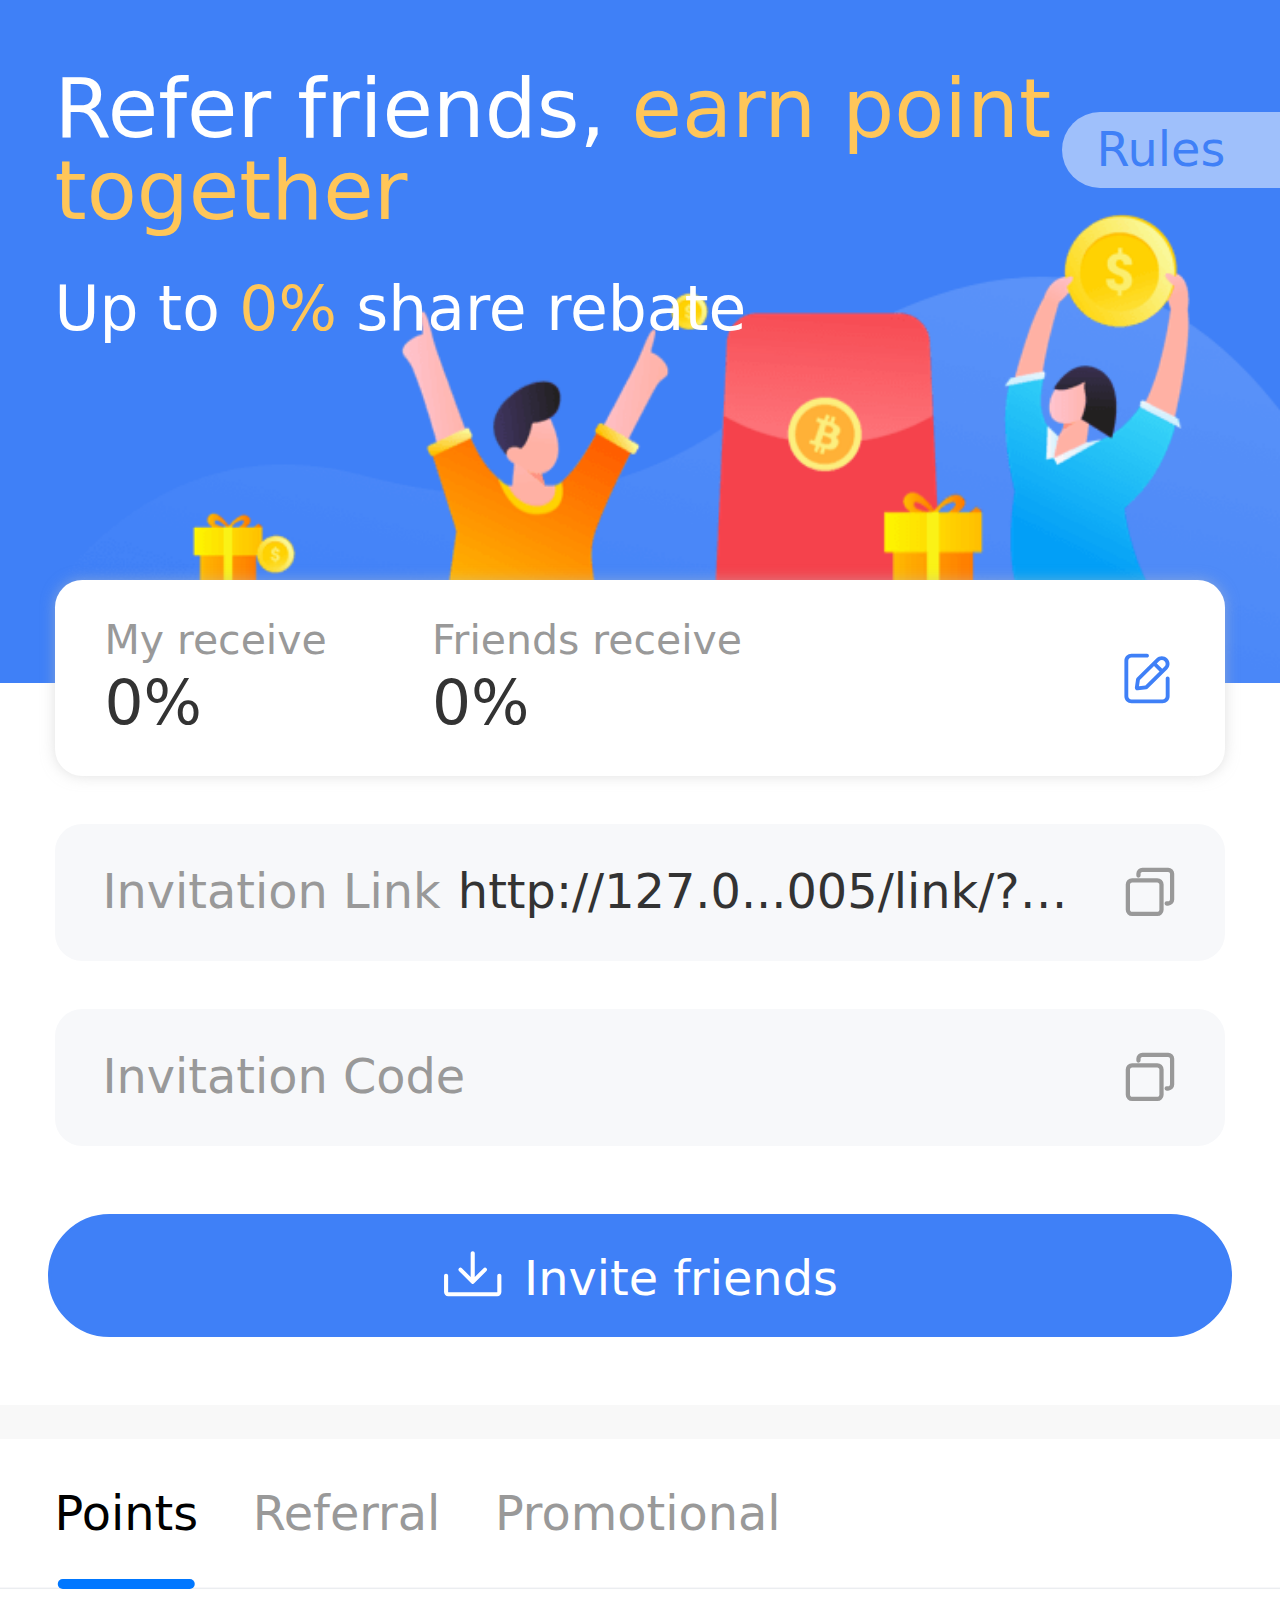
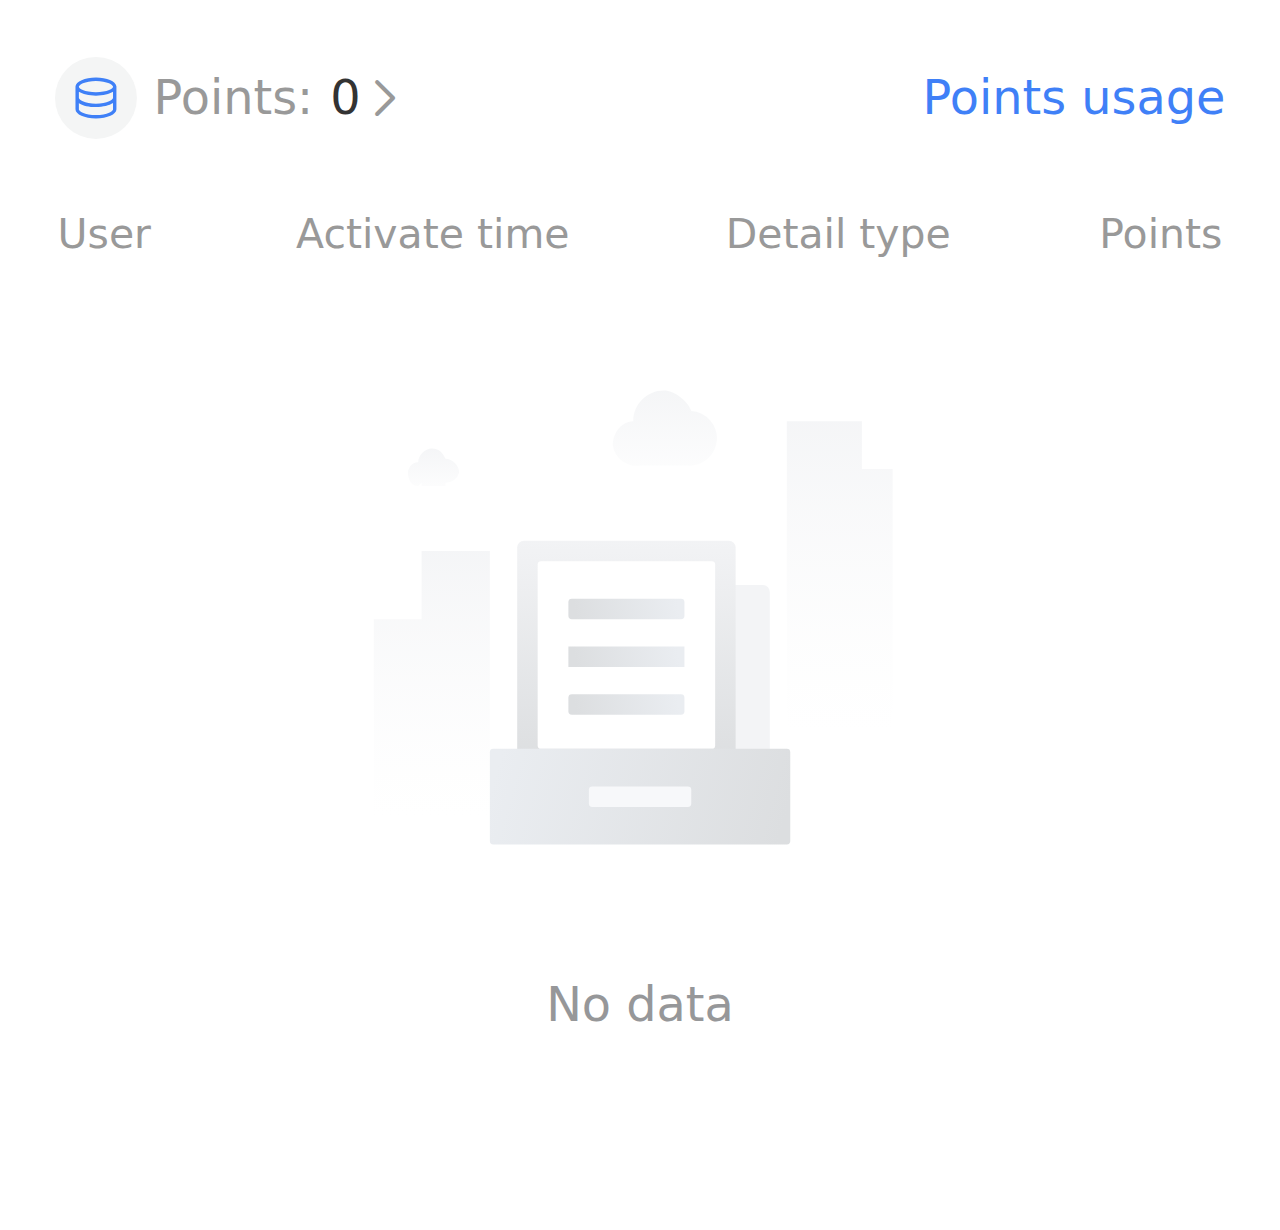
<file: index.html>
<!DOCTYPE html>
<html lang="en">
  <head>
    <meta charset="UTF-8" />
    <meta name="viewport" content="width=device-width, initial-scale=1.0, maximum-scale=1.0, minimum-scale=1.0, user-scalable=no" viewport-fit=cover />
    <link rel="icon" href="/favicon.ico" />
    <title>Ave.ai</title>
    <script async src="https://www.googletagmanager.com/gtag/js?id=G-LFKW8KRD0V"></script>
    <script type="module" crossorigin src="/assets/main.bbde2e19.js"></script>
    <link rel="modulepreload" crossorigin href="/assets/vue-vendor.aaf9f205.js">
    <link rel="modulepreload" crossorigin href="/assets/vendor.1f164113.js">
    <link rel="modulepreload" crossorigin href="/assets/vant-vendor.831bb53a.js">
    <link rel="modulepreload" crossorigin href="/assets/index.9c7d7790.js">
    <link rel="stylesheet" href="/assets/vant-vendor.cabc04f6.css">
    <link rel="stylesheet" href="/assets/index.9d320b79.css">
    <link rel="stylesheet" href="/assets/index.657bca38.css">
    <script type="module">try{import.meta.url;import("_").catch(()=>1);}catch(e){}window.__vite_is_modern_browser=true;</script>
    <script type="module">!function(){if(window.__vite_is_modern_browser)return;console.warn("vite: loading legacy build because dynamic import or import.meta.url is unsupported, syntax error above should be ignored");var e=document.getElementById("vite-legacy-polyfill"),n=document.createElement("script");n.src=e.src,n.onload=function(){System.import(document.getElementById('vite-legacy-entry').getAttribute('data-src'))},document.body.appendChild(n)}();</script>
  </head>
  <body>
    <div id="app"></div>
    
    <!-- <script src="https://unpkg.com/vconsole/dist/vconsole.min.js"></script>
    <script>
      // VConsole will be exported to `window.VConsole` by default.
      var vConsole = new window.VConsole();
    </script> -->

    <script>
      window.dataLayer = window.dataLayer || [];
      function gtag(){dataLayer.push(arguments);}
      gtag('js', new Date());

      gtag('config', 'G-LFKW8KRD0V');
    </script>
    <script nomodule>!function(){var e=document,t=e.createElement("script");if(!("noModule"in t)&&"onbeforeload"in t){var n=!1;e.addEventListener("beforeload",(function(e){if(e.target===t)n=!0;else if(!e.target.hasAttribute("nomodule")||!n)return;e.preventDefault()}),!0),t.type="module",t.src=".",e.head.appendChild(t),t.remove()}}();</script>
    <script nomodule crossorigin id="vite-legacy-polyfill" src="/assets/polyfills-legacy.f21f6233.js"></script>
    <script nomodule crossorigin id="vite-legacy-entry" data-src="/assets/main-legacy.03d3b8c9.js">System.import(document.getElementById('vite-legacy-entry').getAttribute('data-src'))</script>
  </body>
</html>
</file>
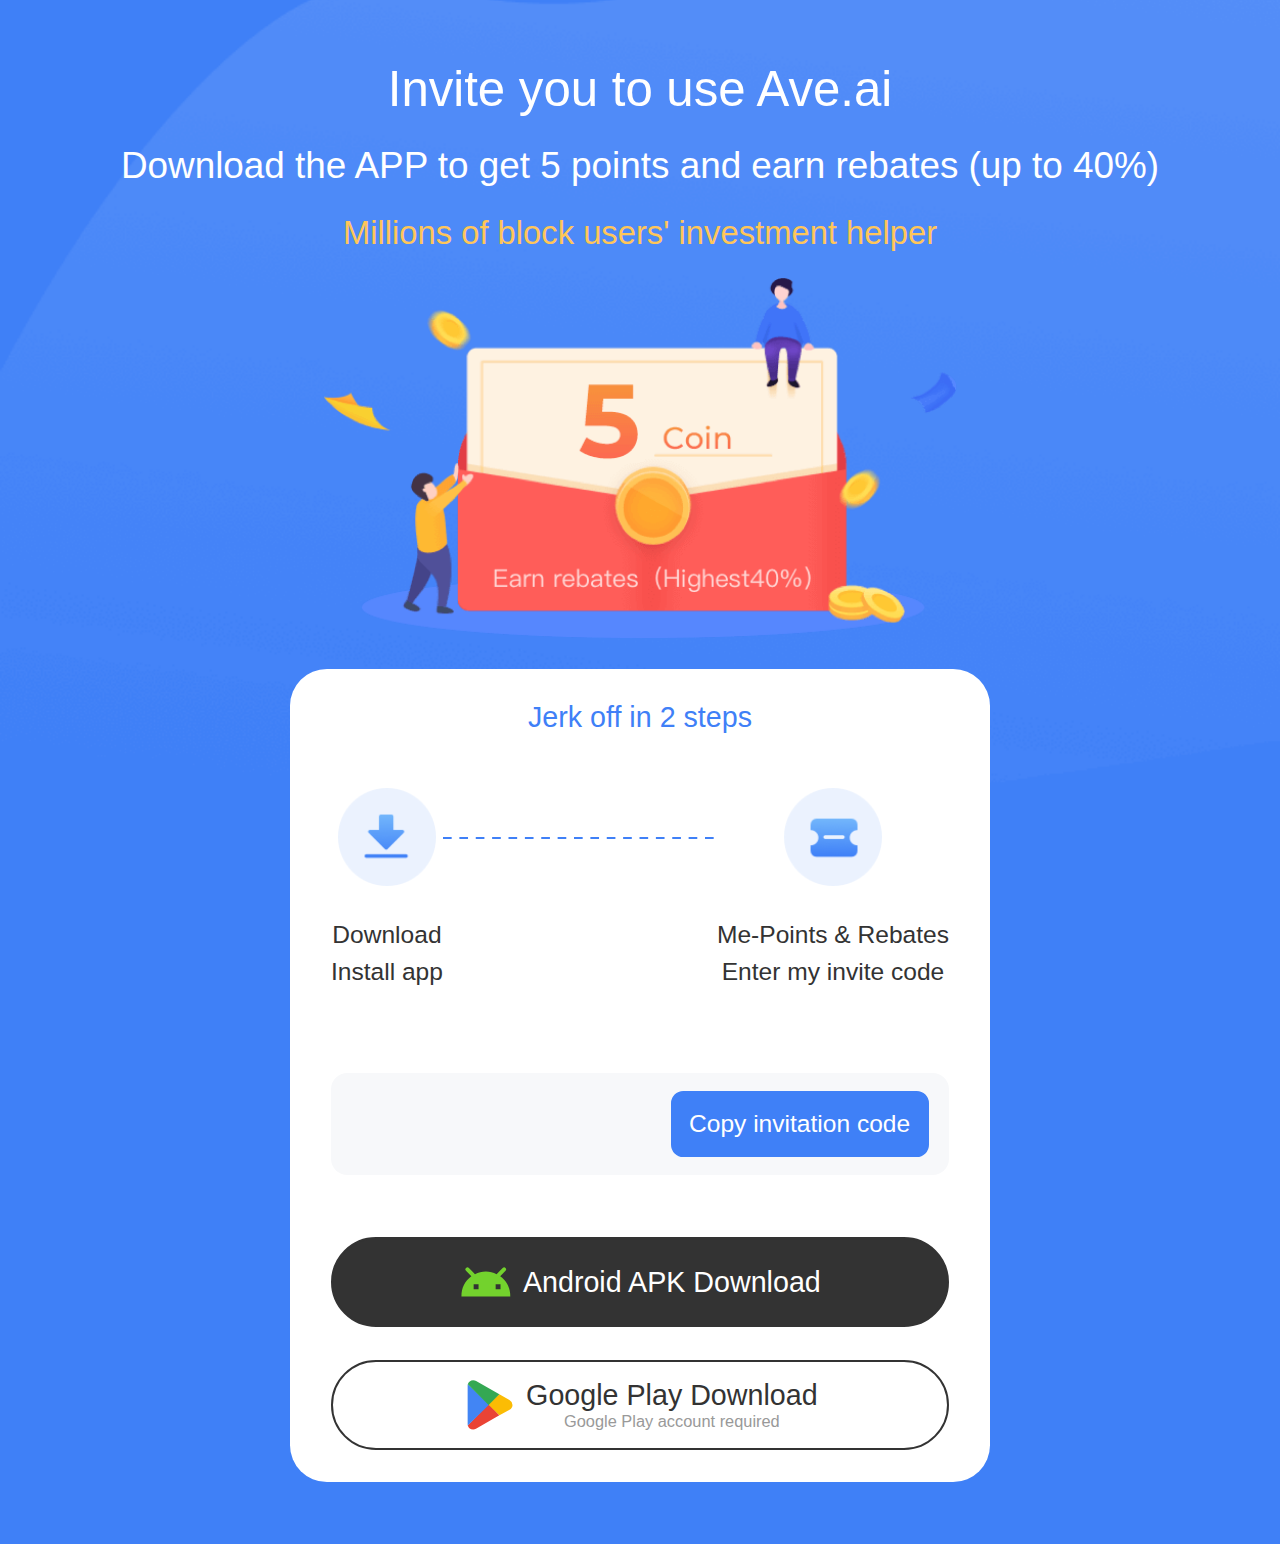
<file: link/index.html>
<!DOCTYPE html>
<html lang="en">
  <head>
    <meta charset="UTF-8" />
    <meta name="viewport" content="width=device-width, initial-scale=1.0, maximum-scale=1.0, minimum-scale=1.0, user-scalable=no" viewport-fit=cover />
    <link rel="icon" href="/favicon.ico" />
    <title>Ave.ai</title>
    <script async src="https://www.googletagmanager.com/gtag/js?id=G-LFKW8KRD0V"></script>
    <script type="module" crossorigin src="/assets/nested.1248a2ea.js"></script>
    <link rel="modulepreload" crossorigin href="/assets/vue-vendor.aaf9f205.js">
    <link rel="modulepreload" crossorigin href="/assets/vendor.1f164113.js">
    <link rel="modulepreload" crossorigin href="/assets/vant-vendor.831bb53a.js">
    <link rel="modulepreload" crossorigin href="/assets/index.9c7d7790.js">
    <link rel="modulepreload" crossorigin href="/assets/_plugin-vue_export-helper.cdc0426e.js">
    <link rel="stylesheet" href="/assets/index.9d320b79.css">
    <link rel="stylesheet" href="/assets/vant-vendor.cabc04f6.css">
    <link rel="stylesheet" href="/assets/index.84f92d36.css">
    <script type="module">try{import.meta.url;import("_").catch(()=>1);}catch(e){}window.__vite_is_modern_browser=true;</script>
    <script type="module">!function(){if(window.__vite_is_modern_browser)return;console.warn("vite: loading legacy build because dynamic import or import.meta.url is unsupported, syntax error above should be ignored");var e=document.getElementById("vite-legacy-polyfill"),n=document.createElement("script");n.src=e.src,n.onload=function(){System.import(document.getElementById('vite-legacy-entry').getAttribute('data-src'))},document.body.appendChild(n)}();</script>
  </head>
  <body>
    <div id="app"></div>
    

    <script>
      window.dataLayer = window.dataLayer || [];
      function gtag(){dataLayer.push(arguments);}
      gtag('js', new Date());

      gtag('config', 'G-LFKW8KRD0V');
    </script>
    <script nomodule>!function(){var e=document,t=e.createElement("script");if(!("noModule"in t)&&"onbeforeload"in t){var n=!1;e.addEventListener("beforeload",(function(e){if(e.target===t)n=!0;else if(!e.target.hasAttribute("nomodule")||!n)return;e.preventDefault()}),!0),t.type="module",t.src=".",e.head.appendChild(t),t.remove()}}();</script>
    <script nomodule crossorigin id="vite-legacy-polyfill" src="/assets/polyfills-legacy.f21f6233.js"></script>
    <script nomodule crossorigin id="vite-legacy-entry" data-src="/assets/nested-legacy.c40b9d53.js">System.import(document.getElementById('vite-legacy-entry').getAttribute('data-src'))</script>
  </body>
</html>
</file>
<file: assets/vant-vendor.cabc04f6.css>
:root{--van-black: #000;--van-white: #fff;--van-gray-1: #f7f8fa;--van-gray-2: #f2f3f5;--van-gray-3: #ebedf0;--van-gray-4: #dcdee0;--van-gray-5: #c8c9cc;--van-gray-6: #969799;--van-gray-7: #646566;--van-gray-8: #323233;--van-red: #ee0a24;--van-blue: #1989fa;--van-orange: #ff976a;--van-orange-dark: #ed6a0c;--van-orange-light: #fffbe8;--van-green: #07c160;--van-gradient-red: linear-gradient(to right, #ff6034, #ee0a24);--van-gradient-orange: linear-gradient(to right, #ffd01e, #ff8917);--van-primary-color: var(--van-blue);--van-success-color: var(--van-green);--van-danger-color: var(--van-red);--van-warning-color: var(--van-orange);--van-text-color: var(--van-gray-8);--van-text-color-2: var(--van-gray-6);--van-text-color-3: var(--van-gray-5);--van-text-link-color: #576b95;--van-active-color: var(--van-gray-2);--van-active-opacity: .6;--van-disabled-opacity: .5;--van-background-color: var(--van-gray-1);--van-background-color-light: var(--van-white);--van-padding-base: .10667rem;--van-padding-xs: .21333rem;--van-padding-sm: .32rem;--van-padding-md: .42667rem;--van-padding-lg: .64rem;--van-padding-xl: .85333rem;--van-font-size-xs: .26667rem;--van-font-size-sm: .32rem;--van-font-size-md: .37333rem;--van-font-size-lg: .42667rem;--van-font-weight-bold: 500;--van-line-height-xs: .37333rem;--van-line-height-sm: .48rem;--van-line-height-md: .53333rem;--van-line-height-lg: .58667rem;--van-base-font-family: -apple-system, BlinkMacSystemFont, "Helvetica Neue", Helvetica, Segoe UI, Arial, Roboto, "PingFang SC", "miui", "Hiragino Sans GB", "Microsoft Yahei", sans-serif;--van-price-integer-font-family: Avenir-Heavy, PingFang SC, Helvetica Neue, Arial, sans-serif;--van-animation-duration-base: .3s;--van-animation-duration-fast: .2s;--van-animation-timing-function-enter: ease-out;--van-animation-timing-function-leave: ease-in;--van-border-color: var(--van-gray-3);--van-border-width-base: .02667rem;--van-border-radius-sm: .05333rem;--van-border-radius-md: .10667rem;--van-border-radius-lg: .21333rem;--van-border-radius-max: 26.64rem}html{-webkit-tap-highlight-color:transparent}body{margin:0;font-family:-apple-system,BlinkMacSystemFont,Helvetica Neue,Helvetica,Segoe UI,Arial,Roboto,PingFang SC,miui,Hiragino Sans GB,Microsoft Yahei,sans-serif}a{text-decoration:none}input,button,textarea{color:inherit;font:inherit}a:focus,input:focus,button:focus,textarea:focus,[class*=van-]:focus{outline:none}ol,ul{margin:0;padding:0;list-style:none}@-webkit-keyframes van-slide-up-enter{0%{transform:translate3d(0,100%,0)}}@keyframes van-slide-up-enter{0%{transform:translate3d(0,100%,0)}}@-webkit-keyframes van-slide-up-leave{to{transform:translate3d(0,100%,0)}}@keyframes van-slide-up-leave{to{transform:translate3d(0,100%,0)}}@-webkit-keyframes van-slide-down-enter{0%{transform:translate3d(0,-100%,0)}}@keyframes van-slide-down-enter{0%{transform:translate3d(0,-100%,0)}}@-webkit-keyframes van-slide-down-leave{to{transform:translate3d(0,-100%,0)}}@keyframes van-slide-down-leave{to{transform:translate3d(0,-100%,0)}}@-webkit-keyframes van-slide-left-enter{0%{transform:translate3d(-100%,0,0)}}@keyframes van-slide-left-enter{0%{transform:translate3d(-100%,0,0)}}@-webkit-keyframes van-slide-left-leave{to{transform:translate3d(-100%,0,0)}}@keyframes van-slide-left-leave{to{transform:translate3d(-100%,0,0)}}@-webkit-keyframes van-slide-right-enter{0%{transform:translate3d(100%,0,0)}}@keyframes van-slide-right-enter{0%{transform:translate3d(100%,0,0)}}@-webkit-keyframes van-slide-right-leave{to{transform:translate3d(100%,0,0)}}@keyframes van-slide-right-leave{to{transform:translate3d(100%,0,0)}}@-webkit-keyframes van-fade-in{0%{opacity:0}to{opacity:1}}@keyframes van-fade-in{0%{opacity:0}to{opacity:1}}@-webkit-keyframes van-fade-out{0%{opacity:1}to{opacity:0}}@keyframes van-fade-out{0%{opacity:1}to{opacity:0}}@-webkit-keyframes van-rotate{0%{transform:rotate(0)}to{transform:rotate(360deg)}}@keyframes van-rotate{0%{transform:rotate(0)}to{transform:rotate(360deg)}}.van-fade-enter-active{-webkit-animation:var(--van-animation-duration-base) van-fade-in both var(--van-animation-timing-function-enter);animation:var(--van-animation-duration-base) van-fade-in both var(--van-animation-timing-function-enter)}.van-fade-leave-active{-webkit-animation:var(--van-animation-duration-base) van-fade-out both var(--van-animation-timing-function-leave);animation:var(--van-animation-duration-base) van-fade-out both var(--van-animation-timing-function-leave)}.van-slide-up-enter-active{-webkit-animation:van-slide-up-enter var(--van-animation-duration-base) both var(--van-animation-timing-function-enter);animation:van-slide-up-enter var(--van-animation-duration-base) both var(--van-animation-timing-function-enter)}.van-slide-up-leave-active{-webkit-animation:van-slide-up-leave var(--van-animation-duration-base) both var(--van-animation-timing-function-leave);animation:van-slide-up-leave var(--van-animation-duration-base) both var(--van-animation-timing-function-leave)}.van-slide-down-enter-active{-webkit-animation:van-slide-down-enter var(--van-animation-duration-base) both var(--van-animation-timing-function-enter);animation:van-slide-down-enter var(--van-animation-duration-base) both var(--van-animation-timing-function-enter)}.van-slide-down-leave-active{-webkit-animation:van-slide-down-leave var(--van-animation-duration-base) both var(--van-animation-timing-function-leave);animation:van-slide-down-leave var(--van-animation-duration-base) both var(--van-animation-timing-function-leave)}.van-slide-left-enter-active{-webkit-animation:van-slide-left-enter var(--van-animation-duration-base) both var(--van-animation-timing-function-enter);animation:van-slide-left-enter var(--van-animation-duration-base) both var(--van-animation-timing-function-enter)}.van-slide-left-leave-active{-webkit-animation:van-slide-left-leave var(--van-animation-duration-base) both var(--van-animation-timing-function-leave);animation:van-slide-left-leave var(--van-animation-duration-base) both var(--van-animation-timing-function-leave)}.van-slide-right-enter-active{-webkit-animation:van-slide-right-enter var(--van-animation-duration-base) both var(--van-animation-timing-function-enter);animation:van-slide-right-enter var(--van-animation-duration-base) both var(--van-animation-timing-function-enter)}.van-slide-right-leave-active{-webkit-animation:van-slide-right-leave var(--van-animation-duration-base) both var(--van-animation-timing-function-leave);animation:van-slide-right-leave var(--van-animation-duration-base) both var(--van-animation-timing-function-leave)}.van-clearfix:after{display:table;clear:both;content:""}.van-ellipsis{overflow:hidden;white-space:nowrap;text-overflow:ellipsis}.van-multi-ellipsis--l2{display:-webkit-box;overflow:hidden;text-overflow:ellipsis;-webkit-line-clamp:2;-webkit-box-orient:vertical}.van-multi-ellipsis--l3{display:-webkit-box;overflow:hidden;text-overflow:ellipsis;-webkit-line-clamp:3;-webkit-box-orient:vertical}.van-safe-area-top{padding-top:constant(safe-area-inset-top);padding-top:env(safe-area-inset-top)}.van-safe-area-bottom{padding-bottom:constant(safe-area-inset-bottom);padding-bottom:env(safe-area-inset-bottom)}.van-haptics-feedback{cursor:pointer}.van-haptics-feedback:active{opacity:var(--van-active-opacity)}[class*=van-hairline]:after{position:absolute;box-sizing:border-box;content:" ";pointer-events:none;top:-50%;right:-50%;bottom:-50%;left:-50%;border:0 solid var(--van-border-color);transform:scale(.5)}.van-hairline,.van-hairline--top,.van-hairline--left,.van-hairline--right,.van-hairline--bottom,.van-hairline--surround,.van-hairline--top-bottom{position:relative}.van-hairline--top:after{border-top-width:.02667rem}.van-hairline--left:after{border-left-width:.02667rem}.van-hairline--right:after{border-right-width:.02667rem}.van-hairline--bottom:after{border-bottom-width:.02667rem}.van-hairline--top-bottom:after,.van-hairline-unset--top-bottom:after{border-width:.02667rem 0}.van-hairline--surround:after{border-width:.02667rem}:root{--van-badge-size: .42667rem;--van-badge-color: var(--van-white);--van-badge-padding: 0 .08rem;--van-badge-font-size: var(--van-font-size-sm);--van-badge-font-weight: var(--van-font-weight-bold);--van-badge-border-width: var(--van-border-width-base);--van-badge-background-color: var(--van-danger-color);--van-badge-dot-color: var(--van-danger-color);--van-badge-dot-size: .21333rem;--van-badge-font-family: -apple-system-font, Helvetica Neue, Arial, sans-serif}.van-badge{display:inline-block;box-sizing:border-box;min-width:var(--van-badge-size);padding:var(--van-badge-padding);color:var(--van-badge-color);font-weight:var(--van-badge-font-weight);font-size:var(--van-badge-font-size);font-family:var(--van-badge-font-family);line-height:1.2;text-align:center;background:var(--van-badge-background-color);border:var(--van-badge-border-width) solid var(--van-background-color-light);border-radius:var(--van-border-radius-max)}.van-badge--fixed{position:absolute;transform-origin:100%}.van-badge--top-left{top:0;left:0;transform:translate(-50%,-50%)}.van-badge--top-right{top:0;right:0;transform:translate(50%,-50%)}.van-badge--bottom-left{bottom:0;left:0;transform:translate(-50%,50%)}.van-badge--bottom-right{bottom:0;right:0;transform:translate(50%,50%)}.van-badge--dot{width:var(--van-badge-dot-size);min-width:0;height:var(--van-badge-dot-size);background:var(--van-badge-dot-color);border-radius:100%;border:none;padding:0}.van-badge__wrapper{position:relative;display:inline-block}.van-icon{position:relative;display:inline-block;font:.37333rem/1 vant-icon;font-size:inherit;text-rendering:auto;-webkit-font-smoothing:antialiased}.van-icon:before{display:inline-block}.van-icon-exchange:before{content:"\e6af"}.van-icon-eye:before{content:"\e6b0"}.van-icon-enlarge:before{content:"\e6b1"}.van-icon-expand-o:before{content:"\e6b2"}.van-icon-eye-o:before{content:"\e6b3"}.van-icon-expand:before{content:"\e6b4"}.van-icon-filter-o:before{content:"\e6b5"}.van-icon-fire:before{content:"\e6b6"}.van-icon-fail:before{content:"\e6b7"}.van-icon-failure:before{content:"\e6b8"}.van-icon-fire-o:before{content:"\e6b9"}.van-icon-flag-o:before{content:"\e6ba"}.van-icon-font:before{content:"\e6bb"}.van-icon-font-o:before{content:"\e6bc"}.van-icon-gem-o:before{content:"\e6bd"}.van-icon-flower-o:before{content:"\e6be"}.van-icon-gem:before{content:"\e6bf"}.van-icon-gift-card:before{content:"\e6c0"}.van-icon-friends:before{content:"\e6c1"}.van-icon-friends-o:before{content:"\e6c2"}.van-icon-gold-coin:before{content:"\e6c3"}.van-icon-gold-coin-o:before{content:"\e6c4"}.van-icon-good-job-o:before{content:"\e6c5"}.van-icon-gift:before{content:"\e6c6"}.van-icon-gift-o:before{content:"\e6c7"}.van-icon-gift-card-o:before{content:"\e6c8"}.van-icon-good-job:before{content:"\e6c9"}.van-icon-home-o:before{content:"\e6ca"}.van-icon-goods-collect:before{content:"\e6cb"}.van-icon-graphic:before{content:"\e6cc"}.van-icon-goods-collect-o:before{content:"\e6cd"}.van-icon-hot-o:before{content:"\e6ce"}.van-icon-info:before{content:"\e6cf"}.van-icon-hotel-o:before{content:"\e6d0"}.van-icon-info-o:before{content:"\e6d1"}.van-icon-hot-sale-o:before{content:"\e6d2"}.van-icon-hot:before{content:"\e6d3"}.van-icon-like:before{content:"\e6d4"}.van-icon-idcard:before{content:"\e6d5"}.van-icon-invitation:before{content:"\e6d6"}.van-icon-like-o:before{content:"\e6d7"}.van-icon-hot-sale:before{content:"\e6d8"}.van-icon-location-o:before{content:"\e6d9"}.van-icon-location:before{content:"\e6da"}.van-icon-label:before{content:"\e6db"}.van-icon-lock:before{content:"\e6dc"}.van-icon-label-o:before{content:"\e6dd"}.van-icon-map-marked:before{content:"\e6de"}.van-icon-logistics:before{content:"\e6df"}.van-icon-manager:before{content:"\e6e0"}.van-icon-more:before{content:"\e6e1"}.van-icon-live:before{content:"\e6e2"}.van-icon-manager-o:before{content:"\e6e3"}.van-icon-medal:before{content:"\e6e4"}.van-icon-more-o:before{content:"\e6e5"}.van-icon-music-o:before{content:"\e6e6"}.van-icon-music:before{content:"\e6e7"}.van-icon-new-arrival-o:before{content:"\e6e8"}.van-icon-medal-o:before{content:"\e6e9"}.van-icon-new-o:before{content:"\e6ea"}.van-icon-free-postage:before{content:"\e6eb"}.van-icon-newspaper-o:before{content:"\e6ec"}.van-icon-new-arrival:before{content:"\e6ed"}.van-icon-minus:before{content:"\e6ee"}.van-icon-orders-o:before{content:"\e6ef"}.van-icon-new:before{content:"\e6f0"}.van-icon-paid:before{content:"\e6f1"}.van-icon-notes-o:before{content:"\e6f2"}.van-icon-other-pay:before{content:"\e6f3"}.van-icon-pause-circle:before{content:"\e6f4"}.van-icon-pause:before{content:"\e6f5"}.van-icon-pause-circle-o:before{content:"\e6f6"}.van-icon-peer-pay:before{content:"\e6f7"}.van-icon-pending-payment:before{content:"\e6f8"}.van-icon-passed:before{content:"\e6f9"}.van-icon-plus:before{content:"\e6fa"}.van-icon-phone-circle-o:before{content:"\e6fb"}.van-icon-phone-o:before{content:"\e6fc"}.van-icon-printer:before{content:"\e6fd"}.van-icon-photo-fail:before{content:"\e6fe"}.van-icon-phone:before{content:"\e6ff"}.van-icon-photo-o:before{content:"\e700"}.van-icon-play-circle:before{content:"\e701"}.van-icon-play:before{content:"\e702"}.van-icon-phone-circle:before{content:"\e703"}.van-icon-point-gift-o:before{content:"\e704"}.van-icon-point-gift:before{content:"\e705"}.van-icon-play-circle-o:before{content:"\e706"}.van-icon-shrink:before{content:"\e707"}.van-icon-photo:before{content:"\e708"}.van-icon-qr:before{content:"\e709"}.van-icon-qr-invalid:before{content:"\e70a"}.van-icon-question-o:before{content:"\e70b"}.van-icon-revoke:before{content:"\e70c"}.van-icon-replay:before{content:"\e70d"}.van-icon-service:before{content:"\e70e"}.van-icon-question:before{content:"\e70f"}.van-icon-search:before{content:"\e710"}.van-icon-refund-o:before{content:"\e711"}.van-icon-service-o:before{content:"\e712"}.van-icon-scan:before{content:"\e713"}.van-icon-share:before{content:"\e714"}.van-icon-send-gift-o:before{content:"\e715"}.van-icon-share-o:before{content:"\e716"}.van-icon-setting:before{content:"\e717"}.van-icon-points:before{content:"\e718"}.van-icon-photograph:before{content:"\e719"}.van-icon-shop:before{content:"\e71a"}.van-icon-shop-o:before{content:"\e71b"}.van-icon-shop-collect-o:before{content:"\e71c"}.van-icon-shop-collect:before{content:"\e71d"}.van-icon-smile:before{content:"\e71e"}.van-icon-shopping-cart-o:before{content:"\e71f"}.van-icon-sign:before{content:"\e720"}.van-icon-sort:before{content:"\e721"}.van-icon-star-o:before{content:"\e722"}.van-icon-smile-comment-o:before{content:"\e723"}.van-icon-stop:before{content:"\e724"}.van-icon-stop-circle-o:before{content:"\e725"}.van-icon-smile-o:before{content:"\e726"}.van-icon-star:before{content:"\e727"}.van-icon-success:before{content:"\e728"}.van-icon-stop-circle:before{content:"\e729"}.van-icon-records:before{content:"\e72a"}.van-icon-shopping-cart:before{content:"\e72b"}.van-icon-tosend:before{content:"\e72c"}.van-icon-todo-list:before{content:"\e72d"}.van-icon-thumb-circle-o:before{content:"\e72e"}.van-icon-thumb-circle:before{content:"\e72f"}.van-icon-umbrella-circle:before{content:"\e730"}.van-icon-underway:before{content:"\e731"}.van-icon-upgrade:before{content:"\e732"}.van-icon-todo-list-o:before{content:"\e733"}.van-icon-tv-o:before{content:"\e734"}.van-icon-underway-o:before{content:"\e735"}.van-icon-user-o:before{content:"\e736"}.van-icon-vip-card-o:before{content:"\e737"}.van-icon-vip-card:before{content:"\e738"}.van-icon-send-gift:before{content:"\e739"}.van-icon-wap-home:before{content:"\e73a"}.van-icon-wap-nav:before{content:"\e73b"}.van-icon-volume-o:before{content:"\e73c"}.van-icon-video:before{content:"\e73d"}.van-icon-wap-home-o:before{content:"\e73e"}.van-icon-volume:before{content:"\e73f"}.van-icon-warning:before{content:"\e740"}.van-icon-weapp-nav:before{content:"\e741"}.van-icon-wechat-pay:before{content:"\e742"}.van-icon-warning-o:before{content:"\e743"}.van-icon-wechat:before{content:"\e744"}.van-icon-setting-o:before{content:"\e745"}.van-icon-youzan-shield:before{content:"\e746"}.van-icon-warn-o:before{content:"\e747"}.van-icon-smile-comment:before{content:"\e748"}.van-icon-user-circle-o:before{content:"\e749"}.van-icon-video-o:before{content:"\e74a"}.van-icon-add-square:before{content:"\e65c"}.van-icon-add:before{content:"\e65d"}.van-icon-arrow-down:before{content:"\e65e"}.van-icon-arrow-up:before{content:"\e65f"}.van-icon-arrow:before{content:"\e660"}.van-icon-after-sale:before{content:"\e661"}.van-icon-add-o:before{content:"\e662"}.van-icon-alipay:before{content:"\e663"}.van-icon-ascending:before{content:"\e664"}.van-icon-apps-o:before{content:"\e665"}.van-icon-aim:before{content:"\e666"}.van-icon-award:before{content:"\e667"}.van-icon-arrow-left:before{content:"\e668"}.van-icon-award-o:before{content:"\e669"}.van-icon-audio:before{content:"\e66a"}.van-icon-bag-o:before{content:"\e66b"}.van-icon-balance-list:before{content:"\e66c"}.van-icon-back-top:before{content:"\e66d"}.van-icon-bag:before{content:"\e66e"}.van-icon-balance-pay:before{content:"\e66f"}.van-icon-balance-o:before{content:"\e670"}.van-icon-bar-chart-o:before{content:"\e671"}.van-icon-bars:before{content:"\e672"}.van-icon-balance-list-o:before{content:"\e673"}.van-icon-birthday-cake-o:before{content:"\e674"}.van-icon-bookmark:before{content:"\e675"}.van-icon-bill:before{content:"\e676"}.van-icon-bell:before{content:"\e677"}.van-icon-browsing-history-o:before{content:"\e678"}.van-icon-browsing-history:before{content:"\e679"}.van-icon-bookmark-o:before{content:"\e67a"}.van-icon-bulb-o:before{content:"\e67b"}.van-icon-bullhorn-o:before{content:"\e67c"}.van-icon-bill-o:before{content:"\e67d"}.van-icon-calendar-o:before{content:"\e67e"}.van-icon-brush-o:before{content:"\e67f"}.van-icon-card:before{content:"\e680"}.van-icon-cart-o:before{content:"\e681"}.van-icon-cart-circle:before{content:"\e682"}.van-icon-cart-circle-o:before{content:"\e683"}.van-icon-cart:before{content:"\e684"}.van-icon-cash-on-deliver:before{content:"\e685"}.van-icon-cash-back-record:before{content:"\e686"}.van-icon-cashier-o:before{content:"\e687"}.van-icon-chart-trending-o:before{content:"\e688"}.van-icon-certificate:before{content:"\e689"}.van-icon-chat:before{content:"\e68a"}.van-icon-clear:before{content:"\e68b"}.van-icon-chat-o:before{content:"\e68c"}.van-icon-checked:before{content:"\e68d"}.van-icon-clock:before{content:"\e68e"}.van-icon-clock-o:before{content:"\e68f"}.van-icon-close:before{content:"\e690"}.van-icon-closed-eye:before{content:"\e691"}.van-icon-circle:before{content:"\e692"}.van-icon-cluster-o:before{content:"\e693"}.van-icon-column:before{content:"\e694"}.van-icon-comment-circle-o:before{content:"\e695"}.van-icon-cluster:before{content:"\e696"}.van-icon-comment:before{content:"\e697"}.van-icon-comment-o:before{content:"\e698"}.van-icon-comment-circle:before{content:"\e699"}.van-icon-completed:before{content:"\e69a"}.van-icon-credit-pay:before{content:"\e69b"}.van-icon-coupon:before{content:"\e69c"}.van-icon-debit-pay:before{content:"\e69d"}.van-icon-coupon-o:before{content:"\e69e"}.van-icon-contact:before{content:"\e69f"}.van-icon-descending:before{content:"\e6a0"}.van-icon-desktop-o:before{content:"\e6a1"}.van-icon-diamond-o:before{content:"\e6a2"}.van-icon-description:before{content:"\e6a3"}.van-icon-delete:before{content:"\e6a4"}.van-icon-diamond:before{content:"\e6a5"}.van-icon-delete-o:before{content:"\e6a6"}.van-icon-cross:before{content:"\e6a7"}.van-icon-edit:before{content:"\e6a8"}.van-icon-ellipsis:before{content:"\e6a9"}.van-icon-down:before{content:"\e6aa"}.van-icon-discount:before{content:"\e6ab"}.van-icon-ecard-pay:before{content:"\e6ac"}.van-icon-envelop-o:before{content:"\e6ae"}.van-icon-shield-o:before{content:"\e74b"}.van-icon-guide-o:before{content:"\e74c"}.van-icon-cash-o:before{content:"\e74d"}.van-icon-qq:before{content:"\e74e"}.van-icon-wechat-moments:before{content:"\e74f"}.van-icon-weibo:before{content:"\e750"}.van-icon-link-o:before{content:"\e751"}.van-icon-miniprogram-o:before{content:"\e752"}@font-face{font-weight:400;font-family:vant-icon;font-style:normal;font-display:auto;src:url([data-uri]) format("woff2"),url(//at.alicdn.com/t/font_2553510_iv4v8nulyz.woff?t=1649083952952) format("woff"),url(//at.alicdn.com/t/font_2553510_iv4v8nulyz.ttf?t=1649083952952) format("truetype")}.van-icon__image{display:block;width:1em;height:1em;-o-object-fit:contain;object-fit:contain}:root{--van-loading-text-color: var(--van-text-color-2);--van-loading-text-font-size: var(--van-font-size-md);--van-loading-spinner-color: var(--van-gray-5);--van-loading-spinner-size: .8rem;--van-loading-spinner-animation-duration: .8s}.van-loading{position:relative;color:var(--van-loading-spinner-color);font-size:0;vertical-align:middle}.van-loading__spinner{position:relative;display:inline-block;width:var(--van-loading-spinner-size);max-width:100%;height:var(--van-loading-spinner-size);max-height:100%;vertical-align:middle;-webkit-animation:van-rotate var(--van-loading-spinner-animation-duration) linear infinite;animation:van-rotate var(--van-loading-spinner-animation-duration) linear infinite}.van-loading__spinner--spinner{-webkit-animation-timing-function:steps(12);animation-timing-function:steps(12)}.van-loading__spinner--circular{-webkit-animation-duration:2s;animation-duration:2s}.van-loading__line{position:absolute;top:0;left:0;width:100%;height:100%}.van-loading__line:before{display:block;width:.05333rem;height:25%;margin:0 auto;background-color:currentColor;border-radius:40%;content:" "}.van-loading__circular{display:block;width:100%;height:100%}.van-loading__circular circle{-webkit-animation:van-circular 1.5s ease-in-out infinite;animation:van-circular 1.5s ease-in-out infinite;stroke:currentColor;stroke-width:3;stroke-linecap:round}.van-loading__text{display:inline-block;margin-left:var(--van-padding-xs);color:var(--van-loading-text-color);font-size:var(--van-loading-text-font-size);vertical-align:middle}.van-loading--vertical{display:flex;flex-direction:column;align-items:center}.van-loading--vertical .van-loading__text{margin:var(--van-padding-xs) 0 0}@-webkit-keyframes van-circular{0%{stroke-dasharray:1,200;stroke-dashoffset:0}50%{stroke-dasharray:90,150;stroke-dashoffset:-40}to{stroke-dasharray:90,150;stroke-dashoffset:-120}}@keyframes van-circular{0%{stroke-dasharray:1,200;stroke-dashoffset:0}50%{stroke-dasharray:90,150;stroke-dashoffset:-40}to{stroke-dasharray:90,150;stroke-dashoffset:-120}}.van-loading__line--1{transform:rotate(30deg);opacity:1}.van-loading__line--2{transform:rotate(60deg);opacity:.9375}.van-loading__line--3{transform:rotate(90deg);opacity:.875}.van-loading__line--4{transform:rotate(120deg);opacity:.8125}.van-loading__line--5{transform:rotate(150deg);opacity:.75}.van-loading__line--6{transform:rotate(180deg);opacity:.6875}.van-loading__line--7{transform:rotate(210deg);opacity:.625}.van-loading__line--8{transform:rotate(240deg);opacity:.5625}.van-loading__line--9{transform:rotate(270deg);opacity:.5}.van-loading__line--10{transform:rotate(300deg);opacity:.4375}.van-loading__line--11{transform:rotate(330deg);opacity:.375}.van-loading__line--12{transform:rotate(360deg);opacity:.3125}:root{--van-overlay-z-index: 1;--van-overlay-background-color: rgba(0, 0, 0, .7)}.van-overlay{position:fixed;top:0;left:0;z-index:var(--van-overlay-z-index);width:100%;height:100%;background:var(--van-overlay-background-color)}:root{--van-popup-background-color: var(--van-background-color-light);--van-popup-transition: transform var(--van-animation-duration-base);--van-popup-round-border-radius: .42667rem;--van-popup-close-icon-size: .58667rem;--van-popup-close-icon-color: var(--van-gray-5);--van-popup-close-icon-margin: .42667rem;--van-popup-close-icon-z-index: 1}.van-overflow-hidden{overflow:hidden!important}.van-popup{position:fixed;max-height:100%;overflow-y:auto;background:var(--van-popup-background-color);transition:var(--van-popup-transition);-webkit-overflow-scrolling:touch}.van-popup--center{top:50%;left:50%;transform:translate3d(-50%,-50%,0)}.van-popup--center.van-popup--round{border-radius:var(--van-popup-round-border-radius)}.van-popup--top{top:0;left:0;width:100%}.van-popup--top.van-popup--round{border-radius:0 0 var(--van-popup-round-border-radius) var(--van-popup-round-border-radius)}.van-popup--right{top:50%;right:0;transform:translate3d(0,-50%,0)}.van-popup--right.van-popup--round{border-radius:var(--van-popup-round-border-radius) 0 0 var(--van-popup-round-border-radius)}.van-popup--bottom{bottom:0;left:0;width:100%}.van-popup--bottom.van-popup--round{border-radius:var(--van-popup-round-border-radius) var(--van-popup-round-border-radius) 0 0}.van-popup--left{top:50%;left:0;transform:translate3d(0,-50%,0)}.van-popup--left.van-popup--round{border-radius:0 var(--van-popup-round-border-radius) var(--van-popup-round-border-radius) 0}.van-popup-slide-top-enter-active,.van-popup-slide-left-enter-active,.van-popup-slide-right-enter-active,.van-popup-slide-bottom-enter-active{transition-timing-function:var(--van-animation-timing-function-enter)}.van-popup-slide-top-leave-active,.van-popup-slide-left-leave-active,.van-popup-slide-right-leave-active,.van-popup-slide-bottom-leave-active{transition-timing-function:var(--van-animation-timing-function-leave)}.van-popup-slide-top-enter-from,.van-popup-slide-top-leave-active{transform:translate3d(0,-100%,0)}.van-popup-slide-right-enter-from,.van-popup-slide-right-leave-active{transform:translate3d(100%,-50%,0)}.van-popup-slide-bottom-enter-from,.van-popup-slide-bottom-leave-active{transform:translate3d(0,100%,0)}.van-popup-slide-left-enter-from,.van-popup-slide-left-leave-active{transform:translate3d(-100%,-50%,0)}.van-popup__close-icon{position:absolute;z-index:var(--van-popup-close-icon-z-index);color:var(--van-popup-close-icon-color);font-size:var(--van-popup-close-icon-size)}.van-popup__close-icon--top-left{top:var(--van-popup-close-icon-margin);left:var(--van-popup-close-icon-margin)}.van-popup__close-icon--top-right{top:var(--van-popup-close-icon-margin);right:var(--van-popup-close-icon-margin)}.van-popup__close-icon--bottom-left{bottom:var(--van-popup-close-icon-margin);left:var(--van-popup-close-icon-margin)}.van-popup__close-icon--bottom-right{right:var(--van-popup-close-icon-margin);bottom:var(--van-popup-close-icon-margin)}:root{--van-toast-max-width: 70%;--van-toast-font-size: var(--van-font-size-md);--van-toast-text-color: var(--van-white);--van-toast-loading-icon-color: var(--van-white);--van-toast-line-height: var(--van-line-height-md);--van-toast-border-radius: var(--van-border-radius-lg);--van-toast-background-color: rgba(0, 0, 0, .7);--van-toast-icon-size: .96rem;--van-toast-text-min-width: 2.56rem;--van-toast-text-padding: var(--van-padding-xs) var(--van-padding-sm);--van-toast-default-padding: var(--van-padding-md);--van-toast-default-width: 2.34667rem;--van-toast-default-min-height: 2.34667rem;--van-toast-position-top-distance: 20%;--van-toast-position-bottom-distance: 20%}.van-toast{display:flex;flex-direction:column;align-items:center;justify-content:center;box-sizing:content-box;transition:all var(--van-animation-duration-fast);width:var(--van-toast-default-width);max-width:var(--van-toast-max-width);min-height:var(--van-toast-default-min-height);padding:var(--van-toast-default-padding);color:var(--van-toast-text-color);font-size:var(--van-toast-font-size);line-height:var(--van-toast-line-height);white-space:pre-wrap;text-align:center;word-break:break-all;background:var(--van-toast-background-color);border-radius:var(--van-toast-border-radius)}.van-toast--unclickable{overflow:hidden;cursor:not-allowed}.van-toast--unclickable *{pointer-events:none}.van-toast--text,.van-toast--html{width:-webkit-fit-content;width:-moz-fit-content;width:fit-content;min-width:var(--van-toast-text-min-width);min-height:0;padding:var(--van-toast-text-padding)}.van-toast--text .van-toast__text,.van-toast--html .van-toast__text{margin-top:0}.van-toast--top{top:var(--van-toast-position-top-distance)}.van-toast--bottom{top:auto;bottom:var(--van-toast-position-bottom-distance)}.van-toast__icon{font-size:var(--van-toast-icon-size)}.van-toast__loading{padding:var(--van-padding-base);color:var(--van-toast-loading-icon-color)}.van-toast__text{margin-top:var(--van-padding-xs)}:root{--van-action-bar-background-color: var(--van-background-color-light);--van-action-bar-height: 1.33333rem}.van-action-bar{position:fixed;right:0;bottom:0;left:0;display:flex;align-items:center;box-sizing:content-box;height:var(--van-action-bar-height);background:var(--van-action-bar-background-color)}:root{--van-button-mini-height: .64rem;--van-button-mini-padding: 0 var(--van-padding-base);--van-button-mini-font-size: var(--van-font-size-xs);--van-button-small-height: .85333rem;--van-button-small-padding: 0 var(--van-padding-xs);--van-button-small-font-size: var(--van-font-size-sm);--van-button-normal-padding: 0 .4rem;--van-button-normal-font-size: var(--van-font-size-md);--van-button-large-height: 1.33333rem;--van-button-default-height: 1.17333rem;--van-button-default-line-height: 1.2;--van-button-default-font-size: var(--van-font-size-lg);--van-button-default-color: var(--van-text-color);--van-button-default-background-color: var(--van-background-color-light);--van-button-default-border-color: var(--van-border-color);--van-button-primary-color: var(--van-white);--van-button-primary-background-color: var(--van-primary-color);--van-button-primary-border-color: var(--van-primary-color);--van-button-success-color: var(--van-white);--van-button-success-background-color: var(--van-success-color);--van-button-success-border-color: var(--van-success-color);--van-button-danger-color: var(--van-white);--van-button-danger-background-color: var(--van-danger-color);--van-button-danger-border-color: var(--van-danger-color);--van-button-warning-color: var(--van-white);--van-button-warning-background-color: var(--van-warning-color);--van-button-warning-border-color: var(--van-warning-color);--van-button-border-width: var(--van-border-width-base);--van-button-border-radius: var(--van-border-radius-sm);--van-button-round-border-radius: var(--van-border-radius-max);--van-button-plain-background-color: var(--van-white);--van-button-disabled-opacity: var(--van-disabled-opacity);--van-button-icon-size: 1.2em;--van-button-loading-icon-size: .53333rem}.van-button{position:relative;display:inline-block;box-sizing:border-box;height:var(--van-button-default-height);margin:0;padding:0;font-size:var(--van-button-default-font-size);line-height:var(--van-button-default-line-height);text-align:center;border-radius:var(--van-button-border-radius);cursor:pointer;transition:opacity var(--van-animation-duration-fast);-webkit-appearance:none}.van-button:before{position:absolute;top:50%;left:50%;width:100%;height:100%;background:var(--van-black);border:inherit;border-color:var(--van-black);border-radius:inherit;transform:translate(-50%,-50%);opacity:0;content:" "}.van-button:active:before{opacity:.1}.van-button--loading:before,.van-button--disabled:before{display:none}.van-button--default{color:var(--van-button-default-color);background:var(--van-button-default-background-color);border:var(--van-button-border-width) solid var(--van-button-default-border-color)}.van-button--primary{color:var(--van-button-primary-color);background:var(--van-button-primary-background-color);border:var(--van-button-border-width) solid var(--van-button-primary-border-color)}.van-button--success{color:var(--van-button-success-color);background:var(--van-button-success-background-color);border:var(--van-button-border-width) solid var(--van-button-success-border-color)}.van-button--danger{color:var(--van-button-danger-color);background:var(--van-button-danger-background-color);border:var(--van-button-border-width) solid var(--van-button-danger-border-color)}.van-button--warning{color:var(--van-button-warning-color);background:var(--van-button-warning-background-color);border:var(--van-button-border-width) solid var(--van-button-warning-border-color)}.van-button--plain{background:var(--van-button-plain-background-color)}.van-button--plain.van-button--primary{color:var(--van-button-primary-background-color)}.van-button--plain.van-button--success{color:var(--van-button-success-background-color)}.van-button--plain.van-button--danger{color:var(--van-button-danger-background-color)}.van-button--plain.van-button--warning{color:var(--van-button-warning-background-color)}.van-button--large{width:100%;height:var(--van-button-large-height)}.van-button--normal{padding:var(--van-button-normal-padding);font-size:var(--van-button-normal-font-size)}.van-button--small{height:var(--van-button-small-height);padding:var(--van-button-small-padding);font-size:var(--van-button-small-font-size)}.van-button__loading{color:inherit;font-size:inherit}.van-button__loading .van-loading__spinner{color:currentColor;width:var(--van-button-loading-icon-size);height:var(--van-button-loading-icon-size)}.van-button--mini{height:var(--van-button-mini-height);padding:var(--van-button-mini-padding);font-size:var(--van-button-mini-font-size)}.van-button--mini+.van-button--mini{margin-left:var(--van-padding-base)}.van-button--block{display:block;width:100%}.van-button--disabled{cursor:not-allowed;opacity:var(--van-button-disabled-opacity)}.van-button--loading{cursor:default}.van-button--round{border-radius:var(--van-button-round-border-radius)}.van-button--square{border-radius:0}.van-button__content{display:flex;align-items:center;justify-content:center;height:100%}.van-button__content:before{content:" "}.van-button__icon{font-size:var(--van-button-icon-size);line-height:inherit}.van-button__icon+.van-button__text,.van-button__loading+.van-button__text,.van-button__text+.van-button__icon,.van-button__text+.van-button__loading{margin-left:var(--van-padding-base)}.van-button--hairline{border-width:0}.van-button--hairline:after{border-color:inherit;border-radius:calc(var(--van-button-border-radius) * 2)}.van-button--hairline.van-button--round:after{border-radius:var(--van-button-round-border-radius)}.van-button--hairline.van-button--square:after{border-radius:0}:root{--van-action-bar-button-height: 1.06667rem;--van-action-bar-button-warning-color: var(--van-gradient-orange);--van-action-bar-button-danger-color: var(--van-gradient-red)}.van-action-bar-button{flex:1;height:var(--van-action-bar-button-height);font-weight:var(--van-font-weight-bold);font-size:var(--van-font-size-md);border:none;border-radius:0}.van-action-bar-button--first{margin-left:.13333rem;border-top-left-radius:var(--van-border-radius-max);border-bottom-left-radius:var(--van-border-radius-max)}.van-action-bar-button--last{margin-right:.13333rem;border-top-right-radius:var(--van-border-radius-max);border-bottom-right-radius:var(--van-border-radius-max)}.van-action-bar-button--warning{background:var(--van-action-bar-button-warning-color)}.van-action-bar-button--danger{background:var(--van-action-bar-button-danger-color)}@media (max-width: 321px){.van-action-bar-button{font-size:.34667rem}}:root{--van-dialog-width: 8.53333rem;--van-dialog-small-screen-width: 90%;--van-dialog-font-size: var(--van-font-size-lg);--van-dialog-transition: var(--van-animation-duration-base);--van-dialog-border-radius: .42667rem;--van-dialog-background-color: var(--van-background-color-light);--van-dialog-header-font-weight: var(--van-font-weight-bold);--van-dialog-header-line-height: .64rem;--van-dialog-header-padding-top: .69333rem;--van-dialog-header-isolated-padding: var(--van-padding-lg) 0;--van-dialog-message-padding: var(--van-padding-lg);--van-dialog-message-font-size: var(--van-font-size-md);--van-dialog-message-line-height: var(--van-line-height-md);--van-dialog-message-max-height: 60vh;--van-dialog-has-title-message-text-color: var(--van-gray-7);--van-dialog-has-title-message-padding-top: var(--van-padding-xs);--van-dialog-button-height: 1.28rem;--van-dialog-round-button-height: .96rem;--van-dialog-confirm-button-text-color: var(--van-danger-color)}.van-dialog{top:45%;left:50%;width:var(--van-dialog-width);overflow:hidden;font-size:var(--van-dialog-font-size);background:var(--van-dialog-background-color);border-radius:var(--van-dialog-border-radius);-webkit-backface-visibility:hidden;backface-visibility:hidden;transition:var(--van-dialog-transition);transition-property:transform,opacity}@media (max-width: 321px){.van-dialog{width:var(--van-dialog-small-screen-width)}}.van-dialog__header{padding-top:var(--van-dialog-header-padding-top);font-weight:var(--van-dialog-header-font-weight);line-height:var(--van-dialog-header-line-height);text-align:center}.van-dialog__header--isolated{padding:var(--van-dialog-header-isolated-padding)}.van-dialog__content--isolated{display:flex;align-items:center;min-height:2.77333rem}.van-dialog__message{flex:1;max-height:var(--van-dialog-message-max-height);padding:.69333rem var(--van-dialog-message-padding);overflow-y:auto;font-size:var(--van-dialog-message-font-size);line-height:var(--van-dialog-message-line-height);white-space:pre-wrap;text-align:center;word-wrap:break-word;-webkit-overflow-scrolling:touch}.van-dialog__message--has-title{padding-top:var(--van-dialog-has-title-message-padding-top);color:var(--van-dialog-has-title-message-text-color)}.van-dialog__message--left{text-align:left}.van-dialog__message--right{text-align:right}.van-dialog__footer{display:flex;overflow:hidden;-webkit-user-select:none;-moz-user-select:none;user-select:none}.van-dialog__confirm,.van-dialog__cancel{flex:1;height:var(--van-dialog-button-height);margin:0;border:0}.van-dialog__confirm,.van-dialog__confirm:active{color:var(--van-dialog-confirm-button-text-color)}.van-dialog--round-button .van-dialog__footer{position:relative;height:auto;padding:var(--van-padding-xs) var(--van-padding-lg) var(--van-padding-md)}.van-dialog--round-button .van-dialog__message{padding-bottom:var(--van-padding-md);color:var(--van-text-color)}.van-dialog--round-button .van-dialog__confirm,.van-dialog--round-button .van-dialog__cancel{height:var(--van-dialog-round-button-height)}.van-dialog--round-button .van-dialog__confirm{color:var(--van-white)}.van-dialog-bounce-enter-from{transform:translate3d(-50%,-50%,0) scale(.7);opacity:0}.van-dialog-bounce-leave-active{transform:translate3d(-50%,-50%,0) scale(.9);opacity:0}:root{--van-notify-text-color: var(--van-white);--van-notify-padding: var(--van-padding-xs) var(--van-padding-md);--van-notify-font-size: var(--van-font-size-md);--van-notify-line-height: var(--van-line-height-md);--van-notify-primary-background-color: var(--van-primary-color);--van-notify-success-background-color: var(--van-success-color);--van-notify-danger-background-color: var(--van-danger-color);--van-notify-warning-background-color: var(--van-warning-color)}.van-notify{display:flex;align-items:center;justify-content:center;box-sizing:border-box;padding:var(--van-notify-padding);color:var(--van-notify-text-color);font-size:var(--van-notify-font-size);line-height:var(--van-notify-line-height);white-space:pre-wrap;text-align:center;word-wrap:break-word}.van-notify--primary{background:var(--van-notify-primary-background-color)}.van-notify--success{background:var(--van-notify-success-background-color)}.van-notify--danger{background:var(--van-notify-danger-background-color)}.van-notify--warning{background:var(--van-notify-warning-background-color)}:root{--van-image-placeholder-text-color: var(--van-text-color-2);--van-image-placeholder-font-size: var(--van-font-size-md);--van-image-placeholder-background-color: var(--van-background-color);--van-image-loading-icon-size: .85333rem;--van-image-loading-icon-color: var(--van-gray-4);--van-image-error-icon-size: .85333rem;--van-image-error-icon-color: var(--van-gray-4)}.van-image{position:relative;display:inline-block}.van-image--round{overflow:hidden;border-radius:var(--van-border-radius-max)}.van-image--round .van-image__img{border-radius:inherit}.van-image__img,.van-image__error,.van-image__loading{display:block;width:100%;height:100%}.van-image__error,.van-image__loading{position:absolute;top:0;left:0;display:flex;flex-direction:column;align-items:center;justify-content:center;color:var(--van-image-placeholder-text-color);font-size:var(--van-image-placeholder-font-size);background:var(--van-image-placeholder-background-color)}.van-image__loading-icon{color:var(--van-image-loading-icon-color);font-size:var(--van-image-loading-icon-size)}.van-image__error-icon{color:var(--van-image-error-icon-color);font-size:var(--van-image-error-icon-size)}:root{--van-swipe-indicator-size: .16rem;--van-swipe-indicator-margin: var(--van-padding-sm);--van-swipe-indicator-active-opacity: 1;--van-swipe-indicator-inactive-opacity: .3;--van-swipe-indicator-active-background-color: var(--van-primary-color);--van-swipe-indicator-inactive-background-color: var(--van-border-color)}.van-swipe{position:relative;overflow:hidden;transform:translateZ(0);cursor:-webkit-grab;cursor:grab;-webkit-user-select:none;-moz-user-select:none;user-select:none}.van-swipe__track{display:flex;height:100%}.van-swipe__track--vertical{flex-direction:column}.van-swipe__indicators{position:absolute;bottom:var(--van-swipe-indicator-margin);left:50%;display:flex;transform:translate(-50%)}.van-swipe__indicators--vertical{top:50%;bottom:auto;left:var(--van-swipe-indicator-margin);flex-direction:column;transform:translateY(-50%)}.van-swipe__indicators--vertical .van-swipe__indicator:not(:last-child){margin-bottom:var(--van-swipe-indicator-size)}.van-swipe__indicator{width:var(--van-swipe-indicator-size);height:var(--van-swipe-indicator-size);background-color:var(--van-swipe-indicator-inactive-background-color);border-radius:100%;opacity:var(--van-swipe-indicator-inactive-opacity);transition:opacity var(--van-animation-duration-fast),background-color var(--van-animation-duration-fast)}.van-swipe__indicator:not(:last-child){margin-right:var(--van-swipe-indicator-size)}.van-swipe__indicator--active{background-color:var(--van-swipe-indicator-active-background-color);opacity:var(--van-swipe-indicator-active-opacity)}.van-swipe-item{position:relative;flex-shrink:0;width:100%;height:100%}:root{--van-image-preview-index-text-color: var(--van-white);--van-image-preview-index-font-size: var(--van-font-size-md);--van-image-preview-index-line-height: var(--van-line-height-md);--van-image-preview-index-text-shadow: 0 .02667rem .02667rem var(--van-gray-8);--van-image-preview-overlay-background-color: rgba(0, 0, 0, .9);--van-image-preview-close-icon-size: .58667rem;--van-image-preview-close-icon-color: var(--van-gray-5);--van-image-preview-close-icon-margin: var(--van-padding-md);--van-image-preview-close-icon-z-index: 1}.van-image-preview{position:fixed;top:0;left:0;width:100%;height:100%;background-color:transparent;transform:none}.van-image-preview__swipe{height:100%}.van-image-preview__swipe-item{display:flex;align-items:center;justify-content:center;overflow:hidden}.van-image-preview__cover{position:absolute;top:0;left:0}.van-image-preview__image{width:100%;transition-property:transform}.van-image-preview__image--vertical{width:auto;height:100%}.van-image-preview__image img{-webkit-user-drag:none}.van-image-preview__image .van-image__error{top:30%;height:40%}.van-image-preview__image .van-image__error-icon{font-size:.96rem}.van-image-preview__image .van-image__loading{background-color:transparent}.van-image-preview__index{position:absolute;top:var(--van-padding-md);left:50%;color:var(--van-image-preview-index-text-color);font-size:var(--van-image-preview-index-font-size);line-height:var(--van-image-preview-index-line-height);text-shadow:var(--van-image-preview-index-text-shadow);transform:translate(-50%)}.van-image-preview__overlay{background:var(--van-image-preview-overlay-background-color)}.van-image-preview__close-icon{position:absolute;z-index:var(--van-image-preview-close-icon-z-index);color:var(--van-image-preview-close-icon-color);font-size:var(--van-image-preview-close-icon-size)}.van-image-preview__close-icon--top-left{top:var(--van-image-preview-close-icon-margin);left:var(--van-image-preview-close-icon-margin)}.van-image-preview__close-icon--top-right{top:var(--van-image-preview-close-icon-margin);right:var(--van-image-preview-close-icon-margin)}.van-image-preview__close-icon--bottom-left{bottom:var(--van-image-preview-close-icon-margin);left:var(--van-image-preview-close-icon-margin)}.van-image-preview__close-icon--bottom-right{right:var(--van-image-preview-close-icon-margin);bottom:var(--van-image-preview-close-icon-margin)}:root{--van-cell-font-size: var(--van-font-size-md);--van-cell-line-height: .64rem;--van-cell-vertical-padding: .26667rem;--van-cell-horizontal-padding: var(--van-padding-md);--van-cell-text-color: var(--van-text-color);--van-cell-background-color: var(--van-background-color-light);--van-cell-border-color: var(--van-border-color);--van-cell-active-color: var(--van-active-color);--van-cell-required-color: var(--van-danger-color);--van-cell-label-color: var(--van-text-color-2);--van-cell-label-font-size: var(--van-font-size-sm);--van-cell-label-line-height: var(--van-line-height-sm);--van-cell-label-margin-top: var(--van-padding-base);--van-cell-value-color: var(--van-text-color-2);--van-cell-icon-size: .42667rem;--van-cell-right-icon-color: var(--van-gray-6);--van-cell-large-vertical-padding: var(--van-padding-sm);--van-cell-large-title-font-size: var(--van-font-size-lg);--van-cell-large-label-font-size: var(--van-font-size-md)}.van-cell{position:relative;display:flex;box-sizing:border-box;width:100%;padding:var(--van-cell-vertical-padding) var(--van-cell-horizontal-padding);overflow:hidden;color:var(--van-cell-text-color);font-size:var(--van-cell-font-size);line-height:var(--van-cell-line-height);background:var(--van-cell-background-color)}.van-cell:after{position:absolute;box-sizing:border-box;content:" ";pointer-events:none;right:var(--van-padding-md);bottom:0;left:var(--van-padding-md);border-bottom:.02667rem solid var(--van-cell-border-color);transform:scaleY(.5)}.van-cell:last-child:after,.van-cell--borderless:after{display:none}.van-cell__label{margin-top:var(--van-cell-label-margin-top);color:var(--van-cell-label-color);font-size:var(--van-cell-label-font-size);line-height:var(--van-cell-label-line-height)}.van-cell__title,.van-cell__value{flex:1}.van-cell__value{position:relative;overflow:hidden;color:var(--van-cell-value-color);text-align:right;vertical-align:middle;word-wrap:break-word}.van-cell__value--alone{color:var(--van-text-color);text-align:left}.van-cell__left-icon,.van-cell__right-icon{height:var(--van-cell-line-height);font-size:var(--van-cell-icon-size);line-height:var(--van-cell-line-height)}.van-cell__left-icon{margin-right:var(--van-padding-base)}.van-cell__right-icon{margin-left:var(--van-padding-base);color:var(--van-cell-right-icon-color)}.van-cell--clickable{cursor:pointer}.van-cell--clickable:active{background-color:var(--van-cell-active-color)}.van-cell--required{overflow:visible}.van-cell--required:before{position:absolute;left:var(--van-padding-xs);color:var(--van-cell-required-color);font-size:var(--van-cell-font-size);content:"*"}.van-cell--center{align-items:center}.van-cell--large{padding-top:var(--van-cell-large-vertical-padding);padding-bottom:var(--van-cell-large-vertical-padding)}.van-cell--large .van-cell__title{font-size:var(--van-cell-large-title-font-size)}.van-cell--large .van-cell__label{font-size:var(--van-cell-large-label-font-size)}:root{--van-field-label-width: 6.2em;--van-field-label-color: var(--van-gray-7);--van-field-label-margin-right: var(--van-padding-sm);--van-field-input-text-color: var(--van-text-color);--van-field-input-error-text-color: var(--van-danger-color);--van-field-input-disabled-text-color: var(--van-text-color-3);--van-field-placeholder-text-color: var(--van-text-color-3);--van-field-icon-size: .42667rem;--van-field-clear-icon-size: .42667rem;--van-field-clear-icon-color: var(--van-gray-5);--van-field-right-icon-color: var(--van-gray-6);--van-field-error-message-color: var(--van-danger-color);--van-field-error-message-font-size: .32rem;--van-field-text-area-min-height: 1.6rem;--van-field-word-limit-color: var(--van-gray-7);--van-field-word-limit-font-size: var(--van-font-size-sm);--van-field-word-limit-line-height: .42667rem;--van-field-disabled-text-color: var(--van-text-color-3);--van-field-required-mark-color: var(--van-red)}.van-field__label{flex:none;box-sizing:border-box;width:var(--van-field-label-width);margin-right:var(--van-field-label-margin-right);color:var(--van-field-label-color);text-align:left;word-wrap:break-word}.van-field__label--center{text-align:center}.van-field__label--right{text-align:right}.van-field__label--required:before{margin-right:.05333rem;color:var(--van-field-required-mark-color);content:"*"}.van-field--disabled .van-field__label{color:var(--van-field-disabled-text-color)}.van-field__value{overflow:visible}.van-field__body{display:flex;align-items:center}.van-field__control{display:block;box-sizing:border-box;width:100%;min-width:0;margin:0;padding:0;color:var(--van-field-input-text-color);line-height:inherit;text-align:left;background-color:transparent;border:0;resize:none;-webkit-user-select:auto;-moz-user-select:auto;user-select:auto}.van-field__control::-moz-placeholder{color:var(--van-field-placeholder-text-color)}.van-field__control::placeholder{color:var(--van-field-placeholder-text-color)}.van-field__control:disabled{color:var(--van-field-input-disabled-text-color);cursor:not-allowed;opacity:1;-webkit-text-fill-color:var(--van-field-input-disabled-text-color)}.van-field__control:-moz-read-only{cursor:default}.van-field__control:read-only{cursor:default}.van-field__control--center{justify-content:center;text-align:center}.van-field__control--right{justify-content:flex-end;text-align:right}.van-field__control--custom{display:flex;align-items:center;min-height:var(--van-cell-line-height)}.van-field__control--error::-moz-placeholder{color:var(--van-field-input-error-text-color);-webkit-text-fill-color:currentColor}.van-field__control--error,.van-field__control--error::placeholder{color:var(--van-field-input-error-text-color);-webkit-text-fill-color:currentColor}.van-field__control--min-height{min-height:var(--van-field-text-area-min-height)}.van-field__control[type=date],.van-field__control[type=time],.van-field__control[type=datetime-local]{min-height:var(--van-cell-line-height)}.van-field__control[type=search]{-webkit-appearance:none}.van-field__clear,.van-field__icon,.van-field__button,.van-field__right-icon{flex-shrink:0}.van-field__clear,.van-field__right-icon{margin-right:calc(var(--van-padding-xs) * -1);padding:0 var(--van-padding-xs);line-height:inherit}.van-field__clear{color:var(--van-field-clear-icon-color);font-size:var(--van-field-clear-icon-size);cursor:pointer}.van-field__left-icon .van-icon,.van-field__right-icon .van-icon{display:block;font-size:var(--van-field-icon-size);line-height:inherit}.van-field__left-icon{margin-right:var(--van-padding-base)}.van-field__right-icon{color:var(--van-field-right-icon-color)}.van-field__button{padding-left:var(--van-padding-xs)}.van-field__error-message{color:var(--van-field-error-message-color);font-size:var(--van-field-error-message-font-size);text-align:left}.van-field__error-message--center{text-align:center}.van-field__error-message--right{text-align:right}.van-field__word-limit{margin-top:var(--van-padding-base);color:var(--van-field-word-limit-color);font-size:var(--van-field-word-limit-font-size);line-height:var(--van-field-word-limit-line-height);text-align:right}:root{--van-action-sheet-max-height: 80%;--van-action-sheet-header-height: 1.28rem;--van-action-sheet-header-font-size: var(--van-font-size-lg);--van-action-sheet-description-color: var(--van-text-color-2);--van-action-sheet-description-font-size: var(--van-font-size-md);--van-action-sheet-description-line-height: var(--van-line-height-md);--van-action-sheet-item-background: var(--van-background-color-light);--van-action-sheet-item-font-size: var(--van-font-size-lg);--van-action-sheet-item-line-height: var(--van-line-height-lg);--van-action-sheet-item-text-color: var(--van-text-color);--van-action-sheet-item-disabled-text-color: var(--van-text-color-3);--van-action-sheet-subname-color: var(--van-text-color-2);--van-action-sheet-subname-font-size: var(--van-font-size-sm);--van-action-sheet-subname-line-height: var(--van-line-height-sm);--van-action-sheet-close-icon-size: .58667rem;--van-action-sheet-close-icon-color: var(--van-gray-5);--van-action-sheet-close-icon-padding: 0 var(--van-padding-md);--van-action-sheet-cancel-text-color: var(--van-gray-7);--van-action-sheet-cancel-padding-top: var(--van-padding-xs);--van-action-sheet-cancel-padding-color: var(--van-background-color);--van-action-sheet-loading-icon-size: .58667rem}.van-action-sheet{display:flex;flex-direction:column;max-height:var(--van-action-sheet-max-height);overflow:hidden;color:var(--van-action-sheet-item-text-color)}.van-action-sheet__content{flex:1 auto;overflow-y:auto;-webkit-overflow-scrolling:touch}.van-action-sheet__item,.van-action-sheet__cancel{display:block;width:100%;padding:.37333rem var(--van-padding-md);font-size:var(--van-action-sheet-item-font-size);background:var(--van-action-sheet-item-background);border:none;cursor:pointer}.van-action-sheet__item:active,.van-action-sheet__cancel:active{background-color:var(--van-active-color)}.van-action-sheet__item{line-height:var(--van-action-sheet-item-line-height)}.van-action-sheet__item--loading,.van-action-sheet__item--disabled{color:var(--van-action-sheet-item-disabled-text-color)}.van-action-sheet__item--loading:active,.van-action-sheet__item--disabled:active{background-color:var(--van-action-sheet-item-background)}.van-action-sheet__item--disabled{cursor:not-allowed}.van-action-sheet__item--loading{cursor:default}.van-action-sheet__cancel{flex-shrink:0;box-sizing:border-box;color:var(--van-action-sheet-cancel-text-color)}.van-action-sheet__subname{margin-top:var(--van-padding-xs);color:var(--van-action-sheet-subname-color);font-size:var(--van-action-sheet-subname-font-size);line-height:var(--van-action-sheet-subname-line-height)}.van-action-sheet__gap{display:block;height:var(--van-action-sheet-cancel-padding-top);background:var(--van-action-sheet-cancel-padding-color)}.van-action-sheet__header{flex-shrink:0;font-weight:var(--van-font-weight-bold);font-size:var(--van-action-sheet-header-font-size);line-height:var(--van-action-sheet-header-height);text-align:center}.van-action-sheet__description{position:relative;flex-shrink:0;padding:.53333rem var(--van-padding-md);color:var(--van-action-sheet-description-color);font-size:var(--van-action-sheet-description-font-size);line-height:var(--van-action-sheet-description-line-height);text-align:center}.van-action-sheet__description:after{position:absolute;box-sizing:border-box;content:" ";pointer-events:none;right:var(--van-padding-md);bottom:0;left:var(--van-padding-md);border-bottom:.02667rem solid var(--van-border-color);transform:scaleY(.5)}.van-action-sheet__loading-icon .van-loading__spinner{width:var(--van-action-sheet-loading-icon-size);height:var(--van-action-sheet-loading-icon-size)}.van-action-sheet__close{position:absolute;top:0;right:0;padding:var(--van-action-sheet-close-icon-padding);color:var(--van-action-sheet-close-icon-color);font-size:var(--van-action-sheet-close-icon-size);line-height:inherit}:root{--van-empty-padding: var(--van-padding-xl) 0;--van-empty-image-size: 4.26667rem;--van-empty-description-margin-top: var(--van-padding-md);--van-empty-description-padding: 0 1.6rem;--van-empty-description-color: var(--van-text-color-2);--van-empty-description-font-size: var(--van-font-size-md);--van-empty-description-line-height: var(--van-line-height-md);--van-empty-bottom-margin-top: .64rem}.van-empty{display:flex;flex-direction:column;align-items:center;justify-content:center;box-sizing:border-box;padding:var(--van-empty-padding)}.van-empty__image{width:var(--van-empty-image-size);height:var(--van-empty-image-size)}.van-empty__image img{width:100%;height:100%}.van-empty__description{margin-top:var(--van-empty-description-margin-top);padding:var(--van-empty-description-padding);color:var(--van-empty-description-color);font-size:var(--van-empty-description-font-size);line-height:var(--van-empty-description-line-height)}.van-empty__bottom{margin-top:var(--van-empty-bottom-margin-top)}:root{--van-sticky-z-index: 99}.van-sticky--fixed{position:fixed;z-index:var(--van-sticky-z-index)}:root{--van-tab-text-color: var(--van-gray-7);--van-tab-active-text-color: var(--van-text-color);--van-tab-disabled-text-color: var(--van-text-color-3);--van-tab-font-size: var(--van-font-size-md);--van-tab-line-height: var(--van-line-height-md);--van-tabs-default-color: var(--van-danger-color);--van-tabs-line-height: 1.17333rem;--van-tabs-card-height: .8rem;--van-tabs-nav-background-color: var(--van-background-color-light);--van-tabs-bottom-bar-width: 1.06667rem;--van-tabs-bottom-bar-height: .08rem;--van-tabs-bottom-bar-color: var(--van-danger-color)}.van-tab{position:relative;display:flex;flex:1;align-items:center;justify-content:center;box-sizing:border-box;padding:0 var(--van-padding-base);color:var(--van-tab-text-color);font-size:var(--van-tab-font-size);line-height:var(--van-tab-line-height);cursor:pointer}.van-tab--active{color:var(--van-tab-active-text-color);font-weight:var(--van-font-weight-bold)}.van-tab--disabled{color:var(--van-tab-disabled-text-color);cursor:not-allowed}.van-tab--grow{flex:1 0 auto;padding:0 var(--van-padding-sm)}.van-tab--shrink{flex:none;padding:0 var(--van-padding-xs)}.van-tab--card{color:var(--van-tabs-default-color);border-right:var(--van-border-width-base) solid var(--van-tabs-default-color)}.van-tab--card:last-child{border-right:none}.van-tab--card.van-tab--active{color:var(--van-white);background-color:var(--van-tabs-default-color)}.van-tab--card--disabled{color:var(--van-tab-disabled-text-color)}.van-tab__text--ellipsis{display:-webkit-box;overflow:hidden;-webkit-line-clamp:1;-webkit-box-orient:vertical}.van-tabs{position:relative}.van-tabs__wrap{overflow:hidden}.van-tabs__wrap--page-top{position:fixed}.van-tabs__wrap--content-bottom{top:auto;bottom:0}.van-tabs__nav{position:relative;display:flex;background:var(--van-tabs-nav-background-color);-webkit-user-select:none;-moz-user-select:none;user-select:none}.van-tabs__nav--complete{overflow-x:auto;overflow-y:hidden;-webkit-overflow-scrolling:touch}.van-tabs__nav--complete::-webkit-scrollbar{display:none}.van-tabs__nav--line{box-sizing:content-box;height:100%;padding-bottom:.4rem}.van-tabs__nav--line.van-tabs__nav--shrink,.van-tabs__nav--line.van-tabs__nav--complete{padding-right:var(--van-padding-xs);padding-left:var(--van-padding-xs)}.van-tabs__nav--card{box-sizing:border-box;height:var(--van-tabs-card-height);margin:0 var(--van-padding-md);border:var(--van-border-width-base) solid var(--van-tabs-default-color);border-radius:var(--van-border-radius-sm)}.van-tabs__nav--card.van-tabs__nav--shrink{display:inline-flex}.van-tabs__line{position:absolute;bottom:.4rem;left:0;z-index:1;width:var(--van-tabs-bottom-bar-width);height:var(--van-tabs-bottom-bar-height);background:var(--van-tabs-bottom-bar-color);border-radius:var(--van-tabs-bottom-bar-height)}.van-tabs__track{position:relative;display:flex;width:100%;height:100%;will-change:left}.van-tabs__content--animated{overflow:hidden}.van-tabs--line .van-tabs__wrap{height:var(--van-tabs-line-height)}.van-tabs--card>.van-tabs__wrap{height:var(--van-tabs-card-height)}.van-tab__panel,.van-tab__panel-wrapper{flex-shrink:0;box-sizing:border-box;width:100%}.van-tab__panel-wrapper--inactive{height:0;overflow:visible}:root{--van-list-text-color: var(--van-text-color-2);--van-list-text-font-size: var(--van-font-size-md);--van-list-text-line-height: 1.33333rem;--van-list-loading-icon-size: .42667rem}.van-list__loading,.van-list__finished-text,.van-list__error-text{color:var(--van-list-text-color);font-size:var(--van-list-text-font-size);line-height:var(--van-list-text-line-height);text-align:center}.van-list__placeholder{height:0;pointer-events:none}.van-list__loading-icon .van-loading__spinner{width:var(--van-list-loading-icon-size);height:var(--van-list-loading-icon-size)}:root{--van-notice-bar-height: 1.06667rem;--van-notice-bar-padding: 0 var(--van-padding-md);--van-notice-bar-wrapable-padding: var(--van-padding-xs) var(--van-padding-md);--van-notice-bar-text-color: var(--van-orange-dark);--van-notice-bar-font-size: var(--van-font-size-md);--van-notice-bar-line-height: .64rem;--van-notice-bar-background-color: var(--van-orange-light);--van-notice-bar-icon-size: .42667rem;--van-notice-bar-icon-min-width: .64rem}.van-notice-bar{position:relative;display:flex;align-items:center;height:var(--van-notice-bar-height);padding:var(--van-notice-bar-padding);color:var(--van-notice-bar-text-color);font-size:var(--van-notice-bar-font-size);line-height:var(--van-notice-bar-line-height);background:var(--van-notice-bar-background-color)}.van-notice-bar__left-icon,.van-notice-bar__right-icon{min-width:var(--van-notice-bar-icon-min-width);font-size:var(--van-notice-bar-icon-size)}.van-notice-bar__right-icon{text-align:right;cursor:pointer}.van-notice-bar__wrap{position:relative;display:flex;flex:1;align-items:center;height:100%;overflow:hidden}.van-notice-bar__content{position:absolute;white-space:nowrap;transition-timing-function:linear}.van-notice-bar__content.van-ellipsis{max-width:100%}.van-notice-bar--wrapable{height:auto;padding:var(--van-notice-bar-wrapable-padding)}.van-notice-bar--wrapable .van-notice-bar__wrap{height:auto}.van-notice-bar--wrapable .van-notice-bar__content{position:relative;white-space:normal;word-wrap:break-word}
</file>
<file: assets/index.657bca38.css>
.mr-5{margin-right:.13333rem}.color-fff{color:#fff!important}.color-FFC659{color:#ffc659!important}.color-3F80F7{color:#3f80f7!important}.color-999{color:#999!important}.color-333{color:#333!important}.font-16{font-size:.42667rem!important}.icon-edit:active,.icon-copy:active{opacity:.5}@font-face{font-family:Emoji;src:local("Apple Color Emojiji"),local("Segoe UI Emoji"),local("Segoe UI Symbol"),local("Noto Color Emoji");unicode-range:U+1F000-1F644,U+203C-3299}#app{font-family:"Poppins-Regular",system-ui,\2014 apple-system,Segoe UI,Rototo,Emoji,sans-serif}
</file>
<file: assets/index.84f92d36.css>
@media screen and (min-width: 768px){html{font-size:76.8px!important}}.max-width-700{max-width:700px}.download-container[data-v-d731ff10]{background:#3F80F7;padding:.8rem .42667rem;background-image:url(/assets/download-bg.2e8d8882.png);background-size:100% auto;background-position:center;background-repeat:repeat-x;min-height:100vh;margin:0 auto}.guide-container[data-v-d731ff10]{position:fixed;top:0;left:0;bottom:0;right:0;display:flex;flex-direction:column}.guide-container img[data-v-d731ff10]{width:100%}.title-1[data-v-d731ff10]{margin:0;font-size:.64rem;color:#fff;letter-spacing:0;text-align:center;font-weight:500}.title-2[data-v-d731ff10]{font-size:.48rem;color:#fff;letter-spacing:0;text-align:center;font-weight:500;margin:.34667rem 0}.title-3[data-v-d731ff10]{font-size:.42667rem;color:#ffc659;letter-spacing:0;text-align:center;font-weight:500;margin:.34667rem 0}.image-container[data-v-d731ff10]{text-align:center;margin-bottom:.34667rem}.image-container img[data-v-d731ff10]{width:8.26667rem;max-width:100%}.card[data-v-d731ff10]{background:#FFFFFF;border-radius:.48rem;padding:.42667rem .53333rem;margin:0 auto}.card-1[data-v-d731ff10]{font-size:.37333rem;color:#3f80f7;letter-spacing:0;text-align:center;font-weight:400;margin-bottom:.69333rem}.card-2[data-v-d731ff10]{font-size:.32rem;color:#333;letter-spacing:0;text-align:center;font-weight:400;display:flex;justify-content:space-between}.card-2_item[data-v-d731ff10]{line-height:1.5}.card-2_item-icon[data-v-d731ff10]{height:1.28rem;margin-bottom:.26667rem}.card-2_item-line[data-v-d731ff10]{flex:1;width:100%;height:.02667rem;background-image:linear-gradient(to right,#3F80F7 0%,#3F80F7 50%,transparent 50%);background-size:.21333rem .02667rem;background-repeat:repeat-x;margin:.64rem 0}.card-3[data-v-d731ff10]{background:#F7F8FA;border-radius:.21333rem;display:flex;justify-content:space-between;align-items:center;padding:.24rem .26667rem .24rem .4rem;margin:1.06667rem 0 .8rem}.card-3_left[data-v-d731ff10]{padding:.13333rem;font-size:.42667rem;color:#3f80f7;letter-spacing:.072rem;text-align:center;font-weight:500}.card-3_right[data-v-d731ff10]{border-radius:.16rem}.font-des[data-v-d731ff10]{font-size:.21333rem;color:#999;letter-spacing:0;font-weight:400}.download-btn[data-v-d731ff10]{margin-top:.42667rem}
</file>
<file: assets/index.9d320b79.css>
/*! normalize.css v8.0.1 | MIT License | github.com/necolas/normalize.css */html,body{margin:0;width:100%;line-height:1.15;-webkit-text-size-adjust:100%;font-family:"Poppins-Regular",system-ui,\2014 apple-system,Segoe UI,Rototo,Emoji,sans-serif;-webkit-overflow-scrolling:touch}*{box-sizing:border-box}main{display:block}h1{font-size:2em;margin:.67em 0}hr{box-sizing:content-box;height:0;overflow:visible}pre{font-family:monospace,monospace;font-size:1em}a{background-color:transparent}abbr[title]{border-bottom:none;text-decoration:underline;-webkit-text-decoration:underline dotted;text-decoration:underline dotted}b,strong{font-weight:bolder}code,kbd,samp{font-family:monospace,monospace;font-size:1em}small{font-size:80%}sub,sup{font-size:75%;line-height:0;position:relative;vertical-align:baseline}sub{bottom:-.25em}sup{top:-.5em}img{border-style:none}button,input,optgroup,select,textarea{font-family:inherit;font-size:100%;line-height:1.15;margin:0}button,input{overflow:visible}button,select{text-transform:none}button,[type=button],[type=reset],[type=submit]{-webkit-appearance:button}button::-moz-focus-inner,[type=button]::-moz-focus-inner,[type=reset]::-moz-focus-inner,[type=submit]::-moz-focus-inner{border-style:none;padding:0}button:-moz-focusring,[type=button]:-moz-focusring,[type=reset]:-moz-focusring,[type=submit]:-moz-focusring{outline:.02667rem dotted ButtonText}fieldset{padding:.35em .75em .625em}legend{box-sizing:border-box;color:inherit;display:table;max-width:100%;padding:0;white-space:normal}progress{vertical-align:baseline}textarea{overflow:auto}[type=checkbox],[type=radio]{box-sizing:border-box;padding:0}[type=number]::-webkit-inner-spin-button,[type=number]::-webkit-outer-spin-button{height:auto}[type=search]{-webkit-appearance:textfield;outline-offset:-.05333rem}[type=search]::-webkit-search-decoration{-webkit-appearance:none}::-webkit-file-upload-button{-webkit-appearance:button;font:inherit}details{display:block}summary{display:list-item}template{display:none}[hidden]{display:none}ul,li{margin:0;padding:0;list-style:none}.iconfont-svg{width:1em;height:1em;vertical-align:-.15em;fill:currentColor;overflow:hidden}.clickable:active{opacity:.5}@font-face{font-family:iconfont;src:url([data-uri]) format("woff2"),url([data-uri]) format("woff"),url([data-uri]) format("truetype")}.iconfont{font-family:iconfont!important;font-size:.42667rem;font-style:normal;-webkit-font-smoothing:antialiased;-moz-osx-font-smoothing:grayscale}.icon-anzhuo:before{content:"\ea3c"}.icon-a-Googleplay2:before{content:"\ea3d"}.icon-download:before{content:"\e852"}.icon-integral:before{content:"\ea36"}.icon-rebates:before{content:"\ea37"}.icon-edit:before{content:"\e66e"}.icon-copy:before{content:"\e9f9"}
</file>
